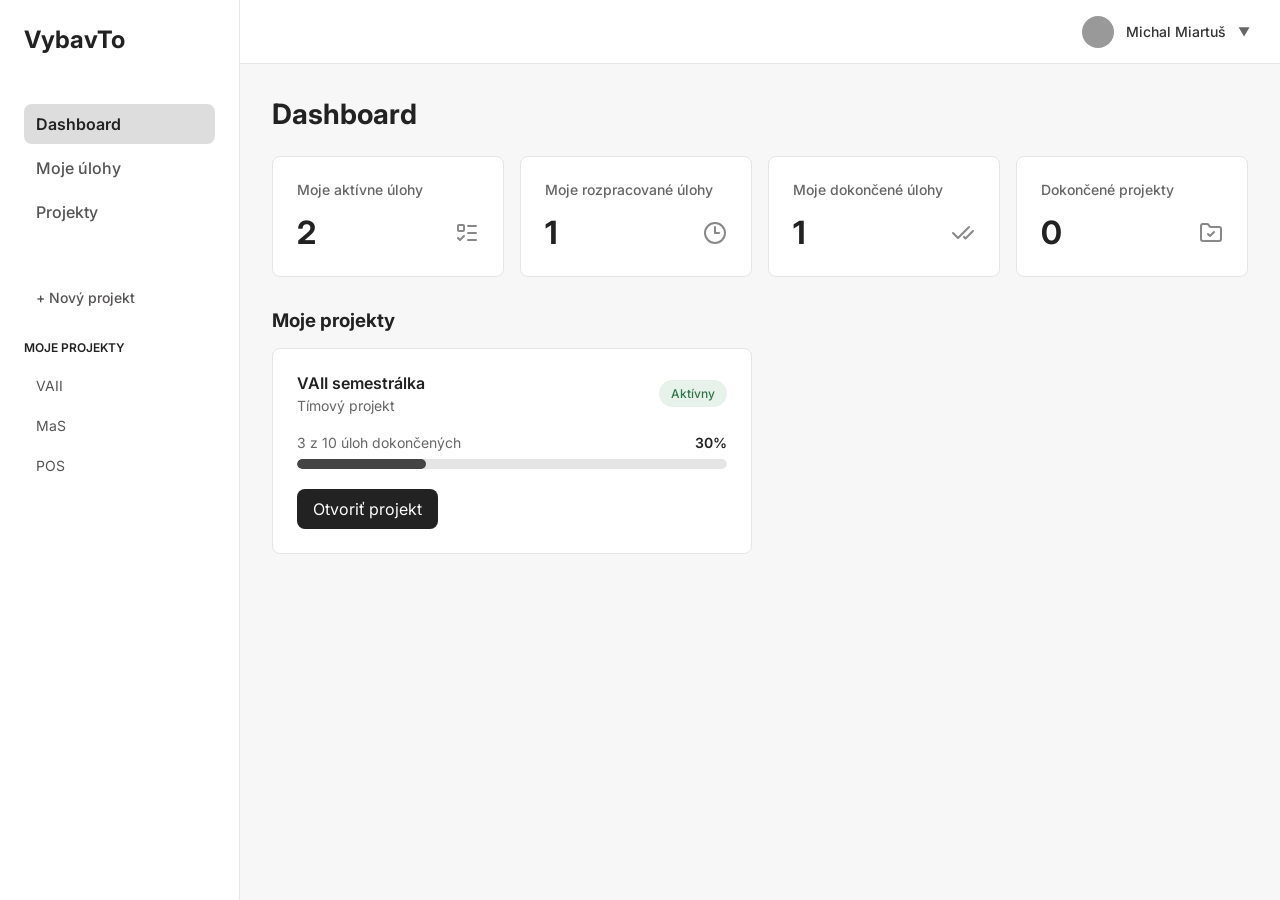
<file: html/index.html>
<!DOCTYPE html>
<html lang="sk">
<head>
    <meta charset="UTF-8">
    <meta name="viewport" content="width=device-width, initial-scale=1.0">
    <link href="https://fonts.googleapis.com/css2?family=Inter:wght@400;500;600;700&display=swap" rel="stylesheet">
    <title>VybavTo</title>
    <link rel="stylesheet" href="style.css">
    <script src="script.js" defer></script>
</head>
<body>
    <div class="app-container">
        <aside id="mobile-sidebar">
            <h1>VybavTo</h1>
            <nav>
                <ul>
                    <li><a href="index.html" class="active" aria-current="page">Dashboard</a></li>
                    <li><a href="">Moje úlohy</a></li>
                    <li><a href="">Projekty</a></li>
                </ul>
            </nav>
            <section>
                <button>+ Nový projekt</button>
                <h2>Moje projekty</h2>
                <ul>
                    <li><a href="project.html">VAII</a></li>
                    <li><a href="">MaS</a></li>
                    <li><a href="">POS</a></li>
                </ul>
            </section>
        </aside>
        <header>
            <button class="mobile-menu-toggle" type="button" aria-expanded="false" aria-label="Otvoriť navigáciu"
                    aria-controls="mobile-sidebar">
                ☰
            </button>
            <button type="button" class="user-menu-toggle">
                <span class="avatar"></span>
                <span class="user-name">Michal Miartuš</span>
                <span class="user-menu-arrow">▼</span>
            </button>
        </header>
        <main>
            <div class="dashboard-content">
                <h2>Dashboard</h2>

                <section class="dashboard-stats" aria-label="Moje štatistiky">
                    <article class="stat-card">
                        <h3>Moje aktívne úlohy</h3>
                        <div class="stat-card-bottom">
                            <p class="stat-value">2</p>
                            <img src="icons/list-todo.svg" alt="" class="stat-icon">
                        </div>
                    </article>

                    <article class="stat-card">
                        <h3>Moje rozpracované úlohy</h3>
                        <div class="stat-card-bottom">
                            <p class="stat-value">1</p>
                            <img src="icons/clock-3.svg" alt="" class="stat-icon">
                        </div>
                    </article>

                    <article class="stat-card">
                        <h3>Moje dokončené úlohy</h3>
                        <div class="stat-card-bottom">
                            <p class="stat-value">1</p>
                            <img src="icons/check-check.svg" alt="" class="stat-icon">
                        </div>
                    </article>

                    <article class="stat-card">
                        <h3>Dokončené projekty</h3>
                        <div class="stat-card-bottom">
                            <p class="stat-value">0</p>
                            <img src="icons/folder-check.svg" alt="" class="stat-icon">
                        </div>
                    </article>
                </section>

                <section class="dashboard-projects">
                    <h3>Moje projekty</h3>

                    <div class="projects-grid">
                        <article class="project-card">
                            <div class="project-card-header">
                                <div class="project-card-info">
                                    <h4>VAII semestrálka</h4>
                                    <p>Tímový projekt</p>
                                </div>
                                <span class="project-status">Aktívny</span>
                            </div>
                            <div class="project-progress">
                                <div class="project-progress-header">
                                    <label for="vaii-progres">3 z 10 úloh dokončených</label>
                                    <span>30%</span>
                                </div>
                                <progress id="vaii-progres" value="3" max="10">30%</progress>
                            </div>
                            <a href="project.html" class="project-card-link">
                                Otvoriť projekt
                            </a>
                        </article>
                    </div>
                </section>
            </div>
        </main>
    </div>
</body>
</html>
</file>
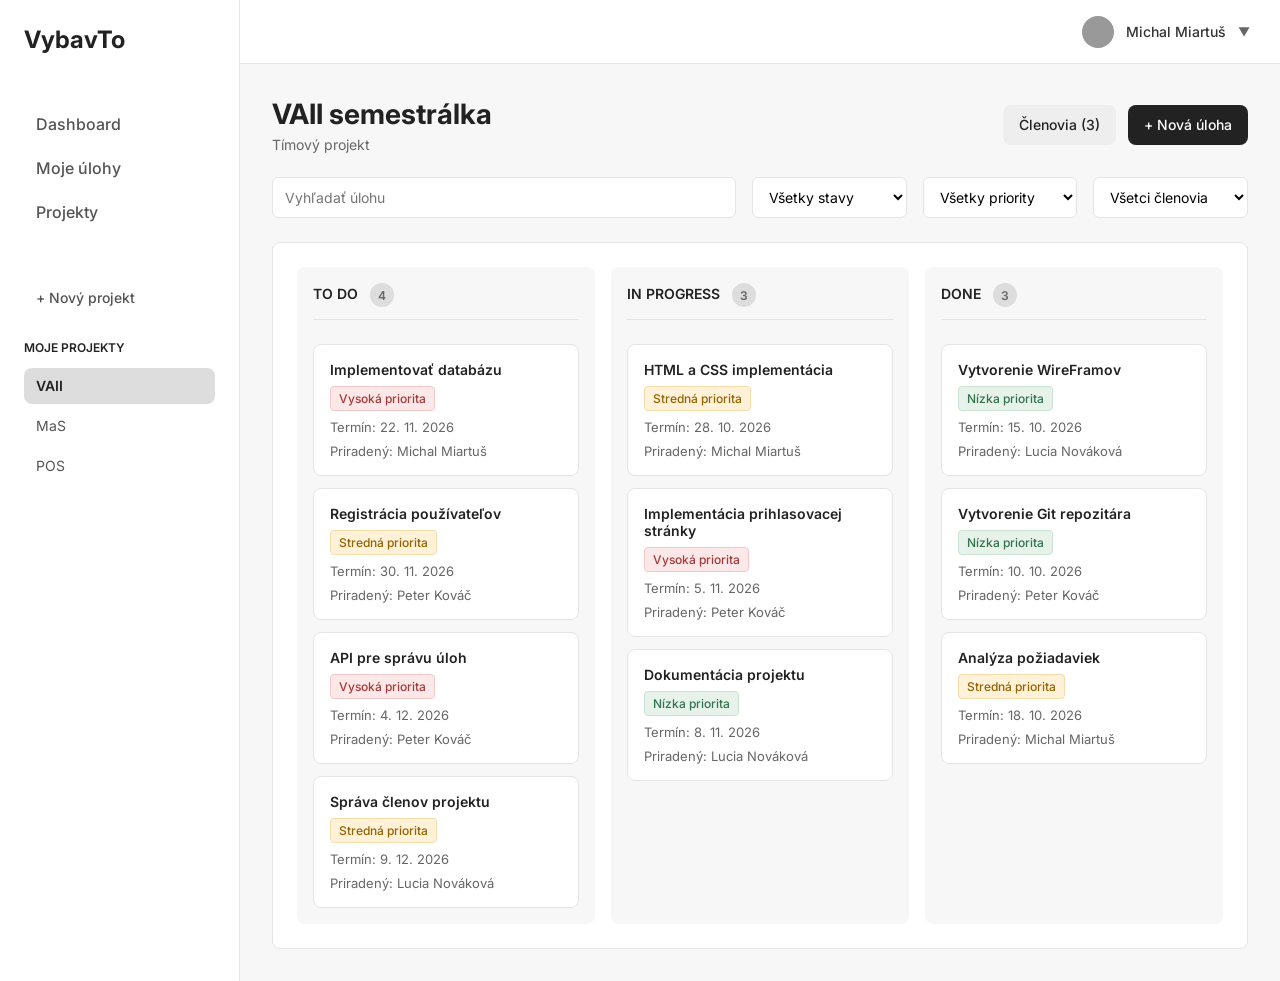
<file: html/project.html>
<!DOCTYPE html>
<html lang="sk">
<head>
    <meta charset="UTF-8">
    <meta name="viewport" content="width=device-width, initial-scale=1.0">
    <link href="https://fonts.googleapis.com/css2?family=Inter:wght@400;500;600;700&display=swap" rel="stylesheet">
    <title>VybavTo</title>
    <link rel="stylesheet" href="style.css">
    <script src="script.js" defer></script>
</head>
<body>
<div class="app-container">
    <aside id="mobile-sidebar">
        <h1>VybavTo</h1>
        <nav>
            <ul>
                <li><a href="index.html">Dashboard</a></li>
                <li><a href="">Moje úlohy</a></li>
                <li><a href="">Projekty</a></li>
            </ul>
        </nav>
        <section>
            <button>+ Nový projekt</button>
            <h2>Moje projekty</h2>
            <ul>
                <li><a href="project.html" class="active" aria-current="page">VAII</a></li>
                <li><a href="">MaS</a></li>
                <li><a href="">POS</a></li>
            </ul>
        </section>
    </aside>
    <header>
        <button class="mobile-menu-toggle" type="button" aria-expanded="false" aria-label="Otvoriť navigáciu"
                aria-controls="mobile-sidebar">
            ☰
        </button>
        <button type="button" class="user-menu-toggle">
            <span class="avatar"></span>
            <span class="user-name">Michal Miartuš</span>
            <span class="user-menu-arrow">▼</span>
        </button>
    </header>
    <main>
        <div class="dashboard-content">
            <div class="project-header">
                <div class="project-info">
                    <h2>VAII semestrálka</h2>
                    <p>Tímový projekt</p>
                </div>
                <div class="project-actions">
                    <button type="button">Členovia (3)</button>
                    <button type="button" class="primary-action">+ Nová úloha</button>
                </div>
            </div>

            <div class="project-filters">
                <input type="search" name="search" placeholder="Vyhľadať úlohu" aria-label="Vyhľadať úlohu">
                <select name="status" aria-label="Filtrovať podľa stavu">
                    <option value="">Všetky stavy</option>
                    <option value="todo">TO DO</option>
                    <option value="in_progress">IN PROGRESS</option>
                    <option value="done">DONE</option>
                </select>
                <select name="priority" aria-label="Filtrovať podľa priority">
                    <option value="">Všetky priority</option>
                    <option value="high">Vysoká</option>
                    <option value="medium">Stredná</option>
                    <option value="low">Nízka</option>
                </select>
                <select name="assignee" aria-label="Filtrovať podľa priradeného používateľa">
                    <option value="">Všetci členovia</option>
                    <option value="michal">Michal</option>
                    <option value="peter">Peter</option>
                    <option value="lucia">Lucia</option>
                </select>
            </div>

            <div class="content-placeholder">
                <div class="kanban-board">
                    <section class="kanban-column">
                        <h3>TO DO <span class="column-count">4</span></h3>
                        <div class="task-list">
                            <article class="task-card">
                                <h4>Implementovať databázu</h4>
                                <p class="task-priority priority-high">Vysoká priorita</p>
                                <div class="task-footer">
                                    <p class="task-meta">
                                        Termín: <time datetime="2026-11-22">22. 11. 2026</time>
                                    </p>
                                    <p class="task-meta">Priradený: Michal Miartuš</p>
                                </div>
                            </article>
                            <article class="task-card">
                                <h4>Registrácia používateľov</h4>
                                <p class="task-priority priority-medium">Stredná priorita</p>
                                <div class="task-footer">
                                    <p class="task-meta">
                                        Termín: <time datetime="2026-11-30">30. 11. 2026</time>
                                    </p>
                                    <p class="task-meta">Priradený: Peter Kováč</p>
                                </div>
                            </article>
                            <article class="task-card">
                                <h4>API pre správu úloh</h4>
                                <p class="task-priority priority-high">Vysoká priorita</p>
                                <div class="task-footer">
                                    <p class="task-meta">
                                        Termín: <time datetime="2026-12-04">4. 12. 2026</time>
                                    </p>
                                    <p class="task-meta">Priradený: Peter Kováč</p>
                                </div>
                            </article>
                            <article class="task-card">
                                <h4>Správa členov projektu</h4>
                                <p class="task-priority priority-medium">Stredná priorita</p>
                                <div class="task-footer">
                                    <p class="task-meta">
                                        Termín: <time datetime="2026-12-09">9. 12. 2026</time>
                                    </p>
                                    <p class="task-meta">Priradený: Lucia Nováková</p>
                                </div>
                            </article>
                        </div>
                    </section>
                    <section class="kanban-column">
                        <h3>IN PROGRESS <span class="column-count">3</span></h3>
                        <div class="task-list">
                            <article class="task-card">
                                <h4>HTML a CSS implementácia</h4>
                                <p class="task-priority priority-medium">Stredná priorita</p>
                                <div class="task-footer">
                                    <p class="task-meta">
                                        Termín: <time datetime="2026-10-28">28. 10. 2026</time>
                                    </p>
                                    <p class="task-meta">Priradený: Michal Miartuš</p>
                                </div>
                            </article>
                            <article class="task-card">
                                <h4>Implementácia prihlasovacej stránky</h4>
                                <p class="task-priority priority-high">Vysoká priorita</p>
                                <div class="task-footer">
                                    <p class="task-meta">
                                        Termín: <time datetime="2026-11-05">5. 11. 2026</time>
                                    </p>
                                    <p class="task-meta">Priradený: Peter Kováč</p>
                                </div>
                            </article>
                            <article class="task-card">
                                <h4>Dokumentácia projektu</h4>
                                <p class="task-priority priority-low">Nízka priorita</p>
                                <div class="task-footer">
                                    <p class="task-meta">
                                        Termín: <time datetime="2026-11-08">8. 11. 2026</time>
                                    </p>
                                    <p class="task-meta">Priradený: Lucia Nováková</p>
                                </div>
                            </article>
                        </div>
                    </section>
                    <section class="kanban-column">
                        <h3>DONE <span class="column-count">3</span></h3>
                        <div class="task-list">
                            <article class="task-card">
                                <h4>Vytvorenie WireFramov</h4>
                                <p class="task-priority priority-low">Nízka priorita</p>
                                <div class="task-footer">
                                    <p class="task-meta">
                                        Termín: <time datetime="2026-10-15">15. 10. 2026</time>
                                    </p>
                                    <p class="task-meta">Priradený: Lucia Nováková</p>
                                </div>
                            </article>
                            <article class="task-card">
                                <h4>Vytvorenie Git repozitára</h4>
                                <p class="task-priority priority-low">Nízka priorita</p>
                                <div class="task-footer">
                                    <p class="task-meta">
                                        Termín: <time datetime="2026-10-10">10. 10. 2026</time>
                                    </p>
                                    <p class="task-meta">Priradený: Peter Kováč</p>
                                </div>
                            </article>
                            <article class="task-card">
                                <h4>Analýza požiadaviek</h4>
                                <p class="task-priority priority-medium">Stredná priorita</p>
                                <div class="task-footer">
                                    <p class="task-meta">
                                        Termín: <time datetime="2026-10-18">18. 10. 2026</time>
                                    </p>
                                    <p class="task-meta">Priradený: Michal Miartuš</p>
                                </div>
                            </article>
                        </div>
                    </section>
                </div>
            </div>
        </div>
    </main>
</div>
</body>
</html>
</file>
<file: html/style.css>
:root {
    --color-surface: #ffffff;
    --color-background: #f7f7f7;
    --color-text: #222222;
    --color-muted: #666666;
    --color-border: #e5e5e5;
    --color-hover: #eeeeee;
    --color-active: #dddddd;
}

* {
    margin: 0;
    box-sizing: border-box;
}

body {
    color: var(--color-text);
    font-family: Inter, sans-serif;
}

.app-container {
    display: grid;
    grid-template-columns: 240px 1fr;
    grid-template-rows: 64px 1fr;
    min-height: 100vh;
}

aside {
    grid-row: 1 / 3;
    background-color: var(--color-surface);
    padding: 24px;
    display: flex;
    flex-direction: column;
    row-gap: 48px;
    border-right: 1px solid var(--color-border);
}

nav ul {
    display: flex;
    flex-direction: column;
    list-style: none;
    padding: 0;
    gap: 4px;
}

nav a {
    display: block;
    padding: 8px 12px;
    font-size: 16px;
    font-weight: 500;
    line-height: 24px;
    color: #555353;
    text-decoration: none;
}

aside a {
    transition: background-color 0.2s;
}

aside section ul {
    display: flex;
    flex-direction: column;
    list-style: none;
    padding: 0;
    gap: 4px;
}

aside section a {
    display: block;
    padding: 8px 12px;
    text-decoration: none;
    line-height: 20px;
    font-size: 14px;
    color: #555353;
}

aside section h2 {
    font-size: 12px;
    font-weight: 600;
    line-height: 16px;
    text-transform: uppercase;
    margin-bottom: 12px;
}

aside section button {
    margin-bottom: 24px;
    font-size: 14px;
    font-weight: 500;
    border: none;
    background: none;
    color: #555353;
    cursor: pointer;
    font-family: inherit;
    padding: 8px 12px;
    line-height: 20px;
}

aside h1 {
    font-size: 24px;
    font-weight: 700;
    line-height: 32px;
}

header {
    display: flex;
    justify-content: flex-end;
    align-items: center;
    padding: 0 24px;
    background-color: var(--color-surface);
    border-bottom: 1px solid var(--color-border);
}

.user-menu-toggle {
    display: flex;
    align-items: center;
    gap: 12px;
    border: none;
    background: none;
    cursor: pointer;
    font-family: inherit;
}

.avatar {
    width: 32px;
    height: 32px;
    background-color: #999999;
    border-radius: 50%;
}

.user-name {
    font-size: 14px;
    font-weight: 500;
    color: #333333;
}

.user-menu-arrow {
    font-size: 12px;
    color: var(--color-muted);
}

main {
    background-color: var(--color-background);
    padding: 32px;
}

.content-placeholder {
    width: 100%;
    padding: 24px;
    background-color: var(--color-surface);
    border: 1px solid var(--color-border);
    border-radius: 8px;
}

main h2 {
    margin-bottom: 24px;
    font-size: 28px;
    font-weight: 700;
    line-height: 36px;
}

.dashboard-content {
    width: 100%;
    max-width: 1200px;
    margin: 0 auto;
}

aside a.active {
    background-color: var(--color-active);
    color: var(--color-text);
    font-weight: 600;
    border-radius: 8px;
}

aside a:hover:not(.active) {
    background-color: var(--color-hover);
    border-radius: 8px;
}

aside a:focus-visible {
    outline: 2px solid #555555;
    outline-offset: 2px;
}

.mobile-menu-toggle {
    display: none;
    background: none;
    border: none;
    font-size: 24px;
    color: #333333;
    cursor: pointer;
}

.kanban-board {
    display: grid;
    grid-template-columns: repeat(3, minmax(0, 1fr));
    gap: 16px;
}

.kanban-column {
    background-color: var(--color-background);
    border-radius: 8px;
    padding: 16px;
    display: flex;
    flex-direction: column;
    gap: 24px;
}

.task-card {
    background-color: var(--color-surface);
    padding: 16px;
    border: 1px solid var(--color-border);
    border-radius: 8px;
    display: flex;
    flex-direction: column;
    gap: 8px;
    transition: border-color 0.2s, box-shadow 0.2s;
}

.task-card:hover {
    border-color: #cccccc;
    box-shadow: 0 2px 8px rgba(0, 0, 0, 0.06);
}

.kanban-column h3 {
    font-size: 14px;
    font-weight: 600;
    border-bottom: 1px solid var(--color-border);
    padding-bottom: 12px;
}

.task-card h4 {
    font-size: 14px;
    font-weight: 600;
}

.task-priority {
    font-size: 12px;
    color: var(--color-muted);
    background-color: var(--color-hover);
    padding: 4px 8px;
    border: 1px solid var(--color-border);
    border-radius: 4px;
    font-weight: 500;
    align-self: flex-start;
}

.task-list {
    display: flex;
    flex-direction: column;
    gap: 12px;
}

.project-header {
    display: flex;
    justify-content: space-between;
    align-items: center;
    margin-bottom: 24px;
}

.project-header h2 {
    margin-bottom: 0;
}

.project-header button {
    background-color: var(--color-hover);
    color: var(--color-text);
    font-size: 14px;
    font-weight: 500;
    line-height: 20px;
    padding: 10px 16px;
    border-radius: 8px;
    border: none;
    cursor: pointer;
    font-family: inherit;
    transition: background-color 0.2s;
}

.project-header button:hover:not(.primary-action) {
    background-color: var(--color-active);
}

.project-actions {
    display: flex;
    gap: 12px;
}

.project-info p {
    font-size: 14px;
    color: var(--color-muted);
    margin-top: 4px;
}

.project-filters {
    display: grid;
    grid-template-columns: 3fr repeat(3, 1fr);
    gap: 16px;
    margin-bottom: 24px;
}

.project-filters input,
.project-filters select {
    width: 100%;
    padding: 10px 12px;
    background-color: var(--color-surface);
    border: 1px solid var(--color-border);
    border-radius: 6px;
    font-size: 14px;
    font-family: inherit;
}

.project-filters input:focus-visible,
.project-filters select:focus-visible,
.project-card-link:focus-visible {
    outline: 2px solid #555555;
    outline-offset: 2px;
}

button:focus-visible {
    outline: 2px solid #555555;
    outline-offset: 2px;
}

.task-meta {
    font-size: 13px;
    color: var(--color-muted);
}

.task-footer {
    display: flex;
    justify-content: space-between;
    align-items: center;
    flex-wrap: wrap;
    gap: 8px;
}

.project-header .primary-action {
    background-color: var(--color-text);
    color: var(--color-surface);
}

.project-header .primary-action:hover {
    background-color: #444444;
}

.column-count {
    display: inline-flex;
    align-items: center;
    justify-content: center;
    width: 24px;
    height: 24px;
    border-radius: 50%;
    background-color: var(--color-active);
    color: var(--color-muted);
    font-size: 12px;
    font-weight: 600;
    vertical-align: middle;
    margin-left: 8px;
}

.priority-high {
    background-color: #fce8e8;
    color: #a33a3a;
    border-color: #f2c7c7;
}

.priority-medium {
    background-color: #fff2d9;
    color: #946200;
    border-color: #f3dca9;
}

.priority-low {
    background-color: #e7f3ea;
    color: #31734a;
    border-color: #c9e3d0;
}

.dashboard-stats {
    display: grid;
    grid-template-columns: repeat(4, minmax(0, 1fr));
    gap: 16px;
}

.stat-card {
    background-color: var(--color-surface);
    border: 1px solid var(--color-border);
    border-radius: 8px;
    padding: 24px;
    display: flex;
    flex-direction: column;
    gap: 16px;
}

.stat-card h3 {
    font-size: 14px;
    font-weight: 500;
    color: var(--color-muted);
}

.stat-value {
    font-size: 32px;
    font-weight: 700;
    line-height: 1.2;
}

.project-card-header {
    display: flex;
    justify-content: space-between;
    align-items: center;
    gap: 16px;
}

.project-card {
    background-color: var(--color-surface);
    border: 1px solid var(--color-border);
    border-radius: 8px;
    padding: 24px;
    display: flex;
    flex-direction: column;
    gap: 20px;
}

.dashboard-projects {
    margin-top: 32px;
}

.dashboard-projects h3 {
    margin-bottom: 16px;
}

.project-status {
    background-color: #e7f3ea;
    color: #31734a;
    font-size: 12px;
    font-weight: 500;
    padding: 6px 12px;
    border-radius: 9999px;
    white-space: nowrap;
}

.project-progress {
    display: flex;
    flex-direction: column;
    gap: 8px;
}

.project-progress progress {
    width: 100%;
    height: 10px;
    appearance: none;
    border: none;
    border-radius: 9999px;
    overflow: hidden;
}

.project-progress progress::-webkit-progress-bar {
    background-color: var(--color-border);
    border-radius: 9999px;
}

.project-progress progress::-webkit-progress-value {
    background-color: #444444;
    border-radius: 9999px;
}

.project-progress progress::-moz-progress-bar {
    background-color: #444444;
    border-radius: 9999px;
}

.project-card-info h4 {
    font-size: 16px;
    font-weight: 600;
}

.project-card-info p {
    font-size: 14px;
    color: var(--color-muted);
    margin-top: 4px;
}

.project-card-link {
    align-self: flex-start;
    padding: 10px 16px;
    background-color: var(--color-text);
    color: var(--color-surface);
    border-radius: 8px;
    text-decoration: none;
    transition: background-color 0.2s;
}

.project-card-link:hover {
    background-color: #444444;
}

.project-progress-header {
    display: flex;
    justify-content: space-between;
    align-items: center;
    gap: 8px;
}

.project-progress-header label {
    font-size: 14px;
    color: var(--color-muted);
}

.project-progress-header span {
    font-size: 14px;
    font-weight: 600;
}

.projects-grid {
    display: grid;
    grid-template-columns: repeat(2, minmax(0, 1fr));
    gap: 16px;
}

.stat-card-bottom {
    display: flex;
    justify-content: space-between;
    align-items: center;
    gap: 12px;
    margin-top: auto;
}

.stat-icon {
    width: 24px;
    height: 24px;
    flex-shrink: 0;
}

@media (max-width: 1100px) {
    .kanban-board {
        grid-template-columns: 1fr;
    }

    .project-filters {
        grid-template-columns: repeat(2, 1fr);
    }

    .project-filters input {
        grid-column: 1/3;
    }

    .dashboard-stats {
        grid-template-columns: repeat(2, minmax(0, 1fr));
    }
}

@media (max-width: 768px) {
    aside {
        display: none;
    }

    .app-container {
        grid-template-columns: 1fr;
    }

    main {
        padding: 16px;
    }

    header {
        padding: 0 16px;
        justify-content: space-between;
    }

    main h2 {
        font-size: 24px;
        line-height: 32px;
    }

    .mobile-menu-toggle {
        display: block;
    }

    aside.open {
        display: flex;
        position: fixed;
        top: 64px;
        left: 0;
        bottom: 0;
        width: 240px;
        overflow-y: auto;
        z-index: 100;
    }

    .project-header {
        flex-direction: column;
        align-items: flex-start;
        gap: 12px;
    }

    .project-filters {
        grid-template-columns: 1fr;
    }

    .project-filters input {
        grid-column: 1/2;
    }

    .projects-grid {
        grid-template-columns: minmax(0, 1fr);
    }
}
</file>
